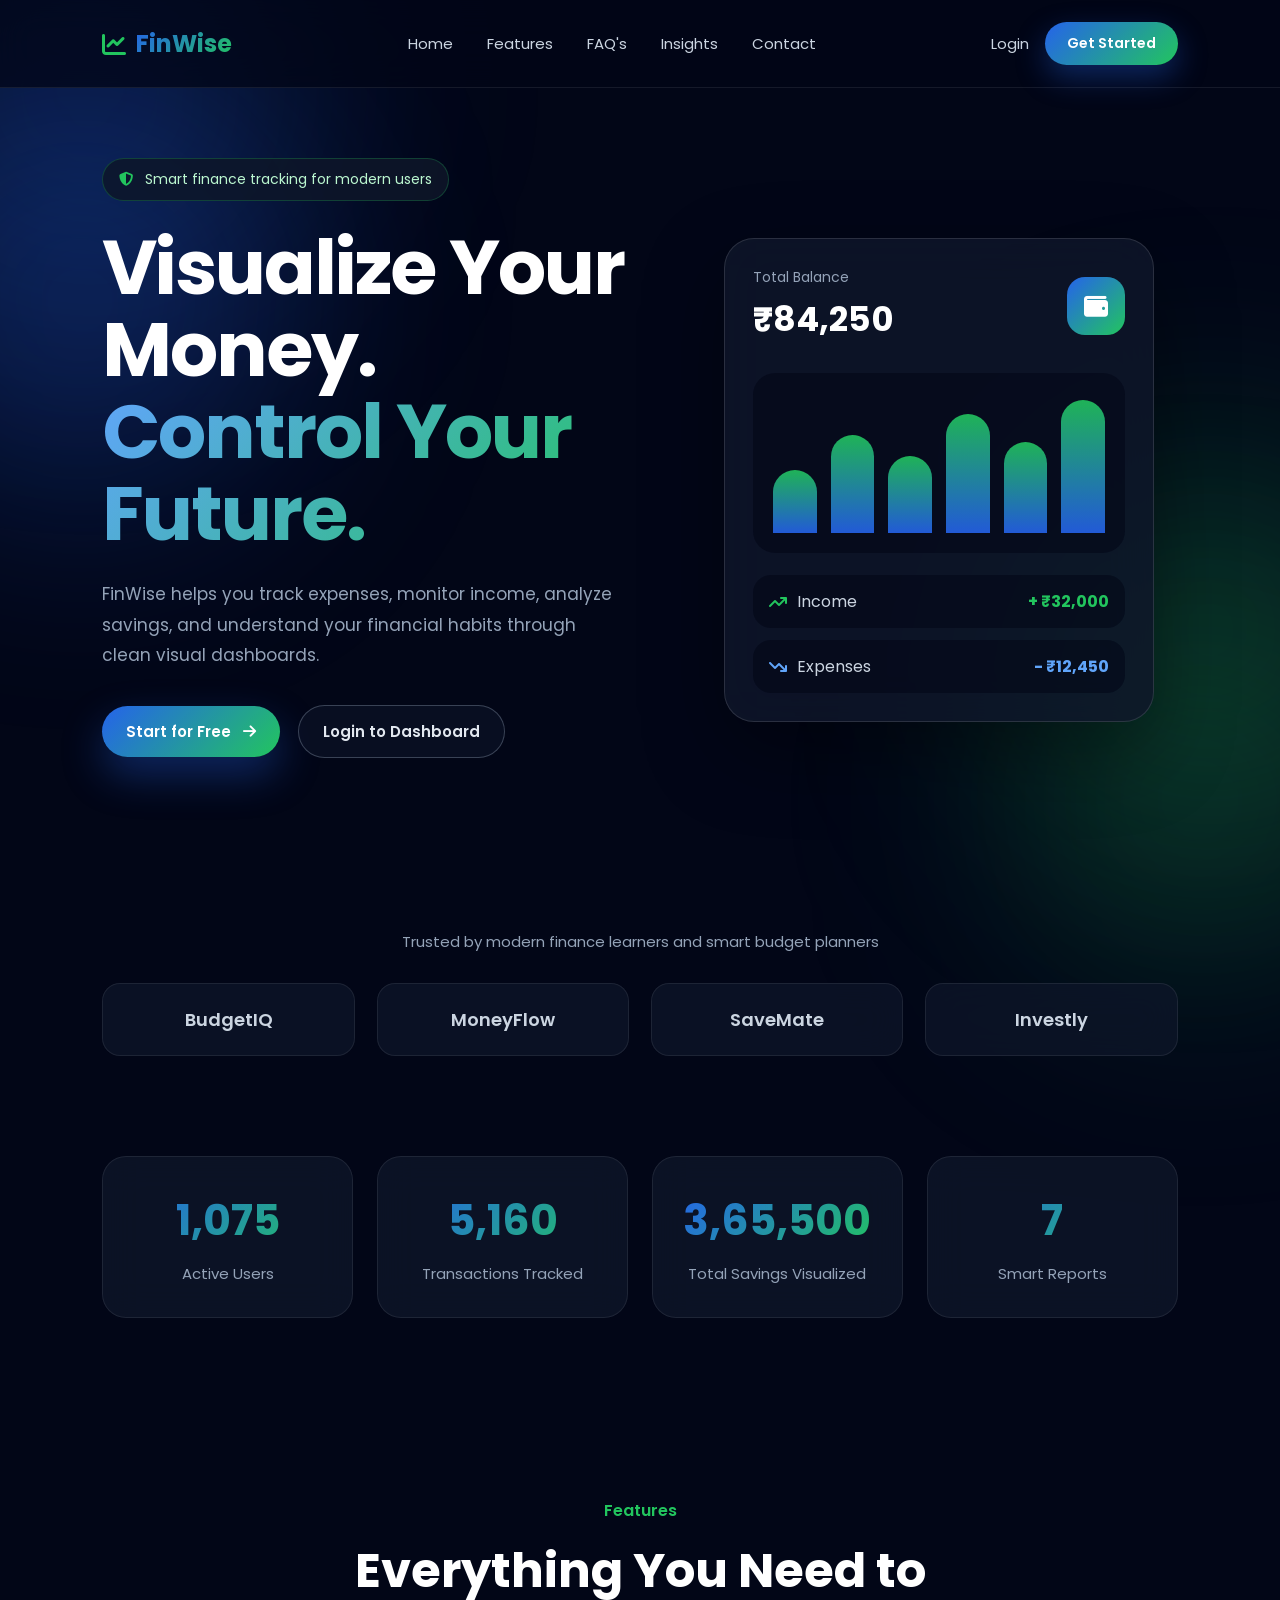
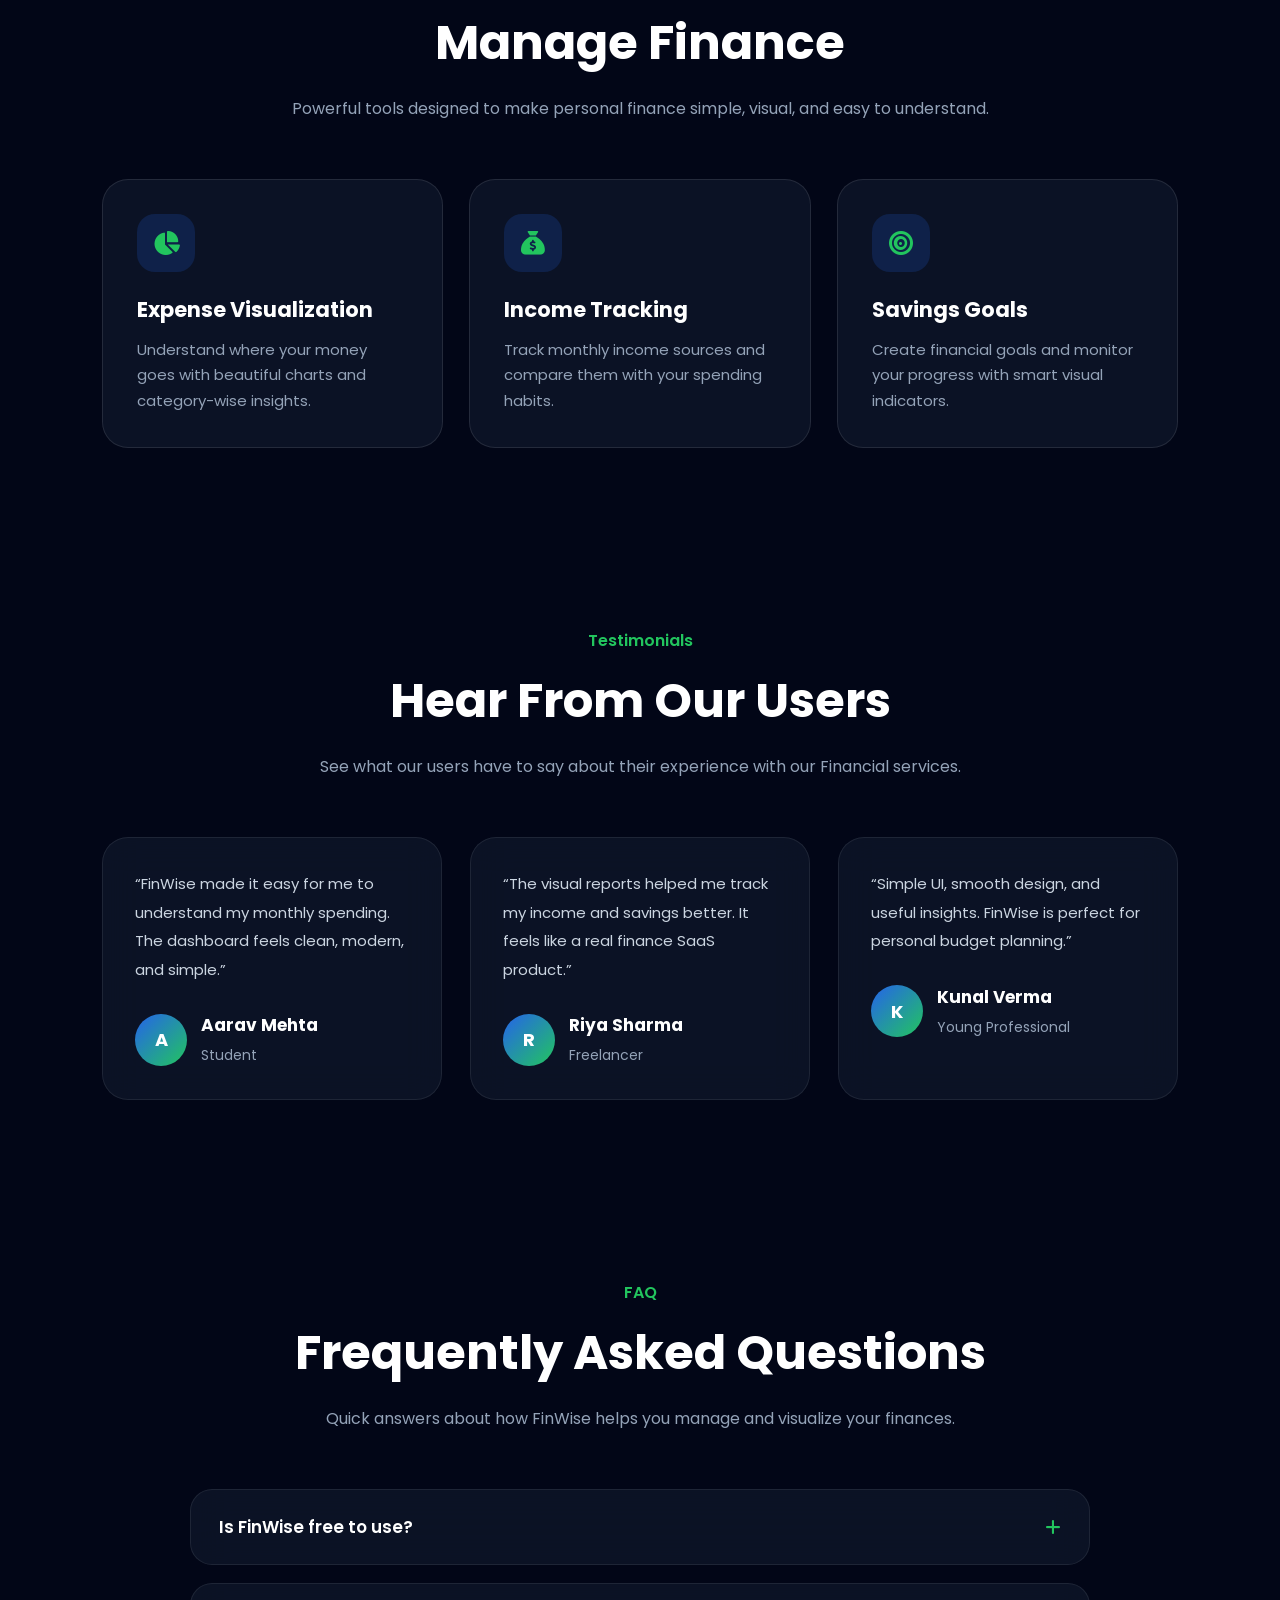
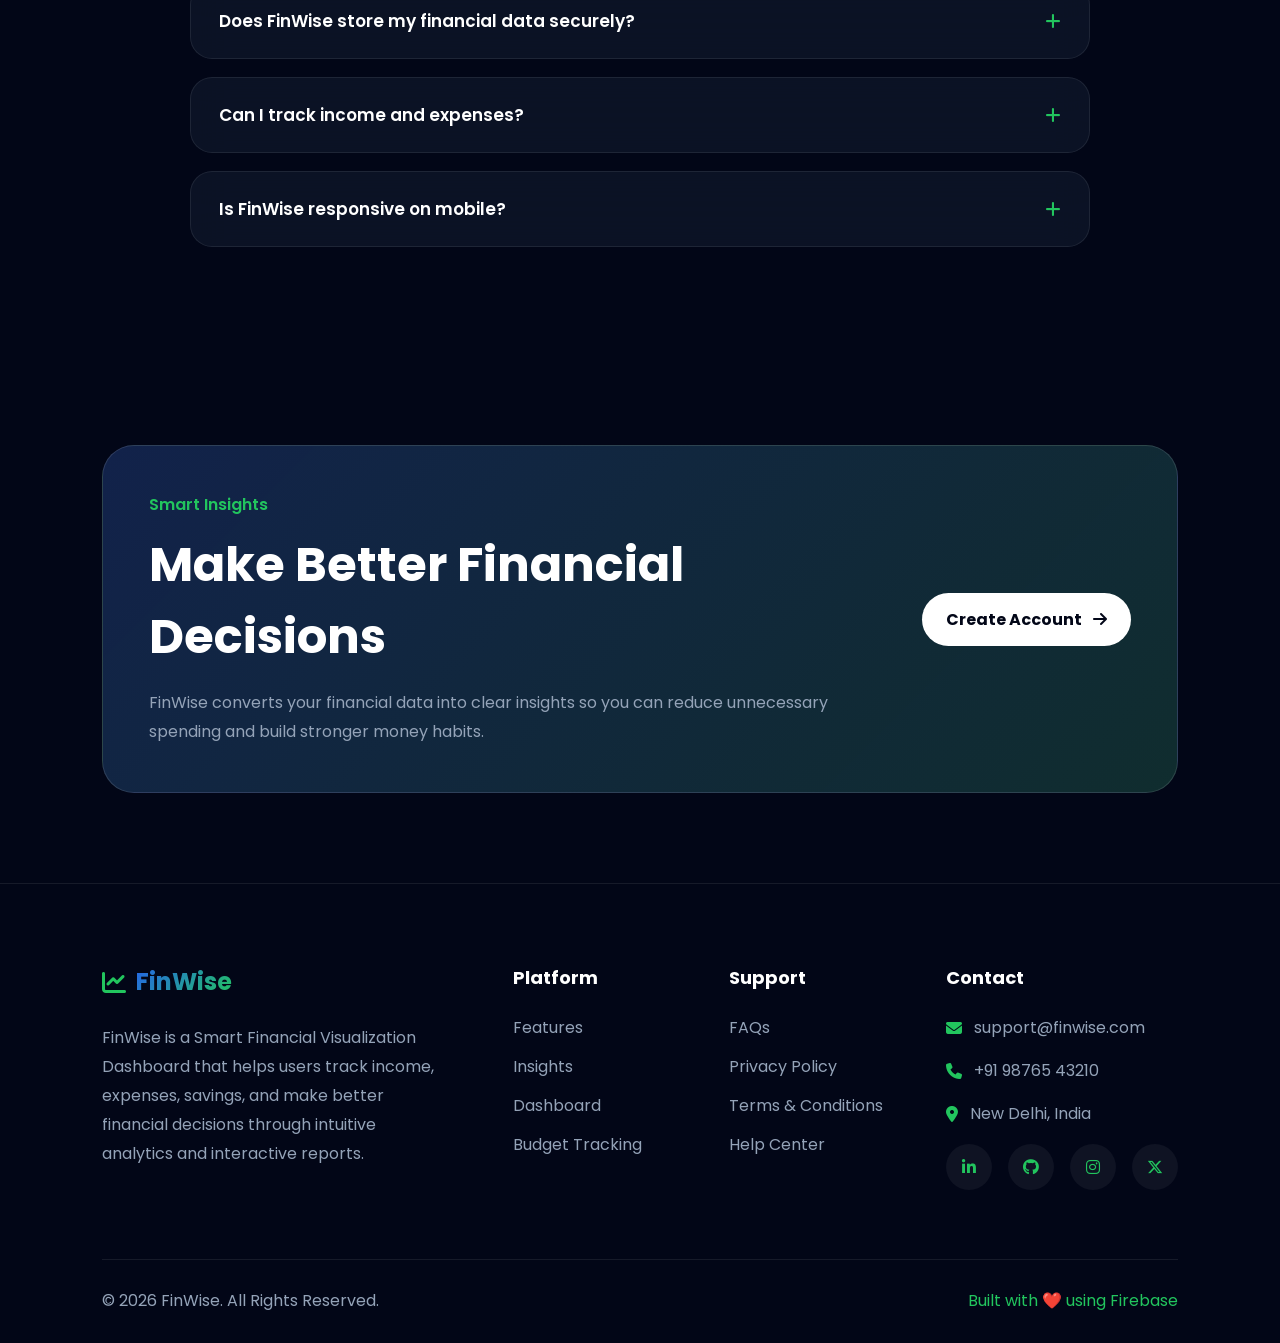
<file: index.html>
<!DOCTYPE html>
<html lang="en">

<head>
    <meta charset="UTF-8">
    <meta name="viewport" content="width=device-width, initial-scale=1.0">
    <title>FinWise - Smart Financial Dashboard</title>

    <!-- Google Font -->
    <link href="https://fonts.googleapis.com/css2?family=Poppins:wght@300;400;500;600;700&display=swap"
        rel="stylesheet">

    <!-- Font Awesome -->
    <link rel="stylesheet" href="https://cdnjs.cloudflare.com/ajax/libs/font-awesome/6.5.1/css/all.min.css">

    <!-- CSS -->
    <link rel="stylesheet" href="assets/css/style.css">
</head>

<body>

    <div class="bg-blur blur-blue"></div>
<div class="bg-blur blur-green"></div>

    <!-- NAVBAR -->
    <header class="navbar">
        <div class="logo">
            <i class="fa-solid fa-chart-line"></i>
            <span>FinWise</span>
        </div>

        <nav class="nav-links" id="navLinks">
            <a href="#home">Home</a>
            <a href="#features">Features</a>
            <a href="#faq">FAQ's</a>
            <a href="#insights">Insights</a>
            <a href="#contact">Contact</a>
        </nav>

        <div class="nav-actions">
            <a href="login.html" class="login-link">Login</a>
            <a href="signup.html" class="signup-btn">Get Started</a>
        </div>

        <button class="menu-btn" id="menuBtn">
            <i class="fa-solid fa-bars"></i>
        </button>
    </header>

    <!-- HERO SECTION -->
    <section class="hero" id="home">

        <div class="hero-content">
            <div class="badge">
                <i class="fa-solid fa-shield-halved"></i>
                Smart finance tracking for modern users
            </div>

            <h1>
                Visualize Your Money.
                <span>Control Your Future.</span>
            </h1>

            <p>
                FinWise helps you track expenses, monitor income, analyze savings,
                and understand your financial habits through clean visual dashboards.
            </p>

            <div class="hero-buttons">
                <a href="signup.html" class="primary-btn">
                    Start for Free
                    <i class="fa-solid fa-arrow-right"></i>
                </a>

                <a href="login.html" class="secondary-btn">
                    Login to Dashboard
                </a>
            </div>
            
        </div>

        <div class="hero-visual">
            <div class="dashboard-card">

                <div class="card-top">
                    <div>
                        <p>Total Balance</p>
                        <h2>₹84,250</h2>
                    </div>
                    <i class="fa-solid fa-wallet"></i>
                </div>

                <div class="chart-box">
                    <span style="height: 45%;"></span>
                    <span style="height: 70%;"></span>
                    <span style="height: 55%;"></span>
                    <span style="height: 85%;"></span>
                    <span style="height: 65%;"></span>
                    <span style="height: 95%;"></span>
                </div>

                <div class="money-row income">
                    <div>
                        <i class="fa-solid fa-arrow-trend-up"></i>
                        <span>Income</span>
                    </div>
                    <strong>+ ₹32,000</strong>
                </div>

                <div class="money-row expense">
                    <div>
                        <i class="fa-solid fa-arrow-trend-down"></i>
                        <span>Expenses</span>
                    </div>
                    <strong>- ₹12,450</strong>
                </div>

            </div>
        </div>

    </section>

    <!-- TRUSTED BY -->
<section class="trusted">
    <p>Trusted by modern finance learners and smart budget planners</p>

    <div class="trusted-logos">
        <span>BudgetIQ</span>
        <span>MoneyFlow</span>
        <span>SaveMate</span>
        <span>Investly</span>
    </div>
</section>

<!-- STATS -->
<section class="stats-section">

    <div class="stat-card">
        <h2 data-count="2500">0</h2>
        <p>Active Users</p>
    </div>

    <div class="stat-card">
        <h2 data-count="12000">0</h2>
        <p>Transactions Tracked</p>
    </div>

    <div class="stat-card">
        <h2 data-count="850000">0</h2>
        <p>Total Savings Visualized</p>
    </div>

    <div class="stat-card">
        <h2 data-count="18">0</h2>
        <p>Smart Reports</p>
    </div>

</section>

    <!-- FEATURES -->
    <section class="features" id="features">
        <div class="section-heading">
            <span>Features</span>
            <h2>Everything You Need to Manage Finance</h2>
            <p>Powerful tools designed to make personal finance simple, visual, and easy to understand.</p>
        </div>

        <div class="feature-grid">

            <div class="feature-card">
                <i class="fa-solid fa-chart-pie"></i>
                <h3>Expense Visualization</h3>
                <p>Understand where your money goes with beautiful charts and category-wise insights.</p>
            </div>

            <div class="feature-card">
                <i class="fa-solid fa-sack-dollar"></i>
                <h3>Income Tracking</h3>
                <p>Track monthly income sources and compare them with your spending habits.</p>
            </div>

            <div class="feature-card">
                <i class="fa-solid fa-bullseye"></i>
                <h3>Savings Goals</h3>
                <p>Create financial goals and monitor your progress with smart visual indicators.</p>
            </div>

        </div>
    </section>

    <!-- TESTIMONIALS -->
<section class="testimonials">

    <div class="section-heading">
        <span>Testimonials</span>
        <h2>Hear From Our Users</h2>
        <p>See what our users have to say about their experience with our Financial services.</p>
    </div>

    <div class="testimonial-grid">

        <div class="testimonial-card">
            <p>
                “FinWise made it easy for me to understand my monthly spending.
                The dashboard feels clean, modern, and simple.”
            </p>

            <div class="user-row">
                <div class="user-avatar">A</div>
                <div>
                    <h4>Aarav Mehta</h4>
                    <span>Student</span>
                </div>
            </div>
        </div>

        <div class="testimonial-card">
            <p>
                “The visual reports helped me track my income and savings better.
                It feels like a real finance SaaS product.”
            </p>

            <div class="user-row">
                <div class="user-avatar">R</div>
                <div>
                    <h4>Riya Sharma</h4>
                    <span>Freelancer</span>
                </div>
            </div>
        </div>

        <div class="testimonial-card">
            <p>
                “Simple UI, smooth design, and useful insights. FinWise is perfect
                for personal budget planning.”
            </p>

            <div class="user-row">
                <div class="user-avatar">K</div>
                <div>
                    <h4>Kunal Verma</h4>
                    <span>Young Professional</span>
                </div>
            </div>
        </div>

    </div>

</section>

<!-- FAQ -->
<section class="faq-section" id="faq">

    <div class="section-heading">
        <span>FAQ</span>
        <h2>Frequently Asked Questions</h2>
        <p>Quick answers about how FinWise helps you manage and visualize your finances.</p>
    </div>

    <div class="faq-container">

        <div class="faq-item">
            <button class="faq-question">
                Is FinWise free to use?
                <i class="fa-solid fa-plus"></i>
            </button>
            <div class="faq-answer">
                <p>Yes, FinWise is free for basic personal finance tracking and dashboard visualization.</p>
            </div>
        </div>

        <div class="faq-item">
            <button class="faq-question">
                Does FinWise store my financial data securely?
                <i class="fa-solid fa-plus"></i>
            </button>
            <div class="faq-answer">
                <p>FinWise uses Firebase Authentication and Firestore integration to keep user access secure.</p>
            </div>
        </div>

        <div class="faq-item">
            <button class="faq-question">
                Can I track income and expenses?
                <i class="fa-solid fa-plus"></i>
            </button>
            <div class="faq-answer">
                <p>Yes, the dashboard will include income, expense, savings, and report visualization modules.</p>
            </div>
        </div>

        <div class="faq-item">
            <button class="faq-question">
                Is FinWise responsive on mobile?
                <i class="fa-solid fa-plus"></i>
            </button>
            <div class="faq-answer">
                <p>Yes, FinWise is being designed as a fully responsive SaaS-style financial dashboard.</p>
            </div>
        </div>

    </div>

</section>

    <!-- INSIGHTS -->
    <section class="insights" id="insights">

        <div class="insight-card">
            <div>
                <span>Smart Insights</span>
                <h2>Make Better Financial Decisions</h2>
                <p>
                    FinWise converts your financial data into clear insights so you can
                    reduce unnecessary spending and build stronger money habits.
                </p>
            </div>

            <a href="signup.html">
                Create Account
                <i class="fa-solid fa-arrow-right"></i>
            </a>
        </div>

    </section>

<!-- ================= FOOTER ================= -->

<footer class="footer" id="contact">

    <div class="footer-container">

        <!-- Brand -->
        <div class="footer-col footer-about">

            <div class="footer-logo">
                <i class="fa-solid fa-chart-line"></i>
                <span>FinWise</span>
            </div>

            <p>
                FinWise is a Smart Financial Visualization Dashboard
                that helps users track income, expenses, savings,
                and make better financial decisions through intuitive
                analytics and interactive reports.
            </p>

        </div>

        <!-- Platform -->

        <div class="footer-col">

            <h3>Platform</h3>

            <a href="#features">Features</a>
            <a href="#insights">Insights</a>
            <a href="login.html">Dashboard</a>
            <a href="#">Budget Tracking</a>

        </div>

        <!-- Support -->

        <div class="footer-col">

            <h3>Support</h3>

            <a href="#faq">FAQs</a>
            <a href="#">Privacy Policy</a>
            <a href="#">Terms & Conditions</a>
            <a href="#">Help Center</a>

        </div>

        <!-- Contact -->

        <div class="footer-col footer-contact">

            <h3>Contact</h3>

            <p>
                <i class="fa-solid fa-envelope"></i>
                support@finwise.com
            </p>

            <p>
                <i class="fa-solid fa-phone"></i>
                +91 98765 43210
            </p>

            <p>
                <i class="fa-solid fa-location-dot"></i>
                New Delhi, India
            </p>

            <div class="social-links">

                <a href="#">
                    <i class="fab fa-linkedin-in"></i>
                </a>

                <a href="#">
                    <i class="fab fa-github"></i>
                </a>

                <a href="#">
                    <i class="fab fa-instagram"></i>
                </a>

                <a href="#">
                    <i class="fab fa-x-twitter"></i>
                </a>

            </div>

        </div>

    </div>

    <div class="footer-bottom">

        <p>
            © 2026 FinWise. All Rights Reserved.
        </p>

        <span>
            Built with ❤️ using Firebase
        </span>

    </div>

</footer>

    <!-- JS -->
    <script src="assets/js/script.js"></script>
</body>

</html>
</file>
<file: assets/css/style.css>
* {
    margin: 0;
    padding: 0;
    box-sizing: border-box;
    font-family: "Poppins", sans-serif;
}

html {
    scroll-behavior: smooth;
}

body {
    min-height: 100vh;
    background: #020617;
    color: #ffffff;
    overflow-x: hidden;
}

a {
    text-decoration: none;
    color: inherit;
}

.navbar {
    width: 100%;
    padding: 22px 8%;
    display: flex;
    align-items: center;
    justify-content: space-between;
    background: rgba(2, 6, 23, 0.75);
    backdrop-filter: blur(18px);
    position: fixed;
    top: 0;
    left: 0;
    z-index: 1000;
    border-bottom: 1px solid rgba(255, 255, 255, 0.08);
}

.logo,
.footer-logo {
    display: flex;
    align-items: center;
    gap: 10px;
    font-size: 24px;
    font-weight: 700;
}

.logo i,
.footer-logo i {
    color: #22c55e;
}

.logo span,
.footer-logo span {
    background: linear-gradient(135deg, #2563eb, #22c55e);
    -webkit-background-clip: text;
    -webkit-text-fill-color: transparent;
}

.nav-links {
    display: flex;
    align-items: center;
    gap: 34px;
}

.nav-links a {
    font-size: 15px;
    color: #cbd5e1;
    transition: 0.3s;
}

.nav-links a:hover {
    color: #22c55e;
}

.nav-actions {
    display: flex;
    align-items: center;
    gap: 16px;
}

.login-link {
    color: #cbd5e1;
    font-size: 15px;
}

.signup-btn {
    padding: 11px 22px;
    border-radius: 999px;
    background: linear-gradient(135deg, #2563eb, #22c55e);
    color: #ffffff;
    font-size: 14px;
    font-weight: 600;
    box-shadow: 0 12px 30px rgba(37, 99, 235, 0.35);
}

.menu-btn {
    display: none;
    border: none;
    outline: none;
    background: transparent;
    color: #ffffff;
    font-size: 24px;
    cursor: pointer;
}

.hero {
    min-height: 100vh;
    padding: 150px 8% 90px;
    display: grid;
    grid-template-columns: 1.05fr 0.95fr;
    align-items: center;
    gap: 70px;
    position: relative;
}

.hero::before {
    content: "";
    position: absolute;
    width: 420px;
    height: 420px;
    background: rgba(37, 99, 235, 0.25);
    filter: blur(110px);
    border-radius: 50%;
    top: 90px;
    left: -130px;
}

.hero::after {
    content: "";
    position: absolute;
    width: 380px;
    height: 380px;
    background: rgba(34, 197, 94, 0.22);
    filter: blur(120px);
    border-radius: 50%;
    right: -120px;
    bottom: 80px;
}

.hero-content,
.hero-visual {
    position: relative;
    z-index: 2;
}

.badge {
    width: fit-content;
    padding: 10px 16px;
    border-radius: 999px;
    background: rgba(15, 23, 42, 0.85);
    border: 1px solid rgba(34, 197, 94, 0.25);
    color: #bbf7d0;
    font-size: 14px;
    margin-bottom: 26px;
}

.badge i {
    margin-right: 8px;
    color: #22c55e;
}

.hero h1 {
    font-size: clamp(42px, 6vw, 76px);
    line-height: 1.08;
    letter-spacing: -2px;
    margin-bottom: 24px;
}

.hero h1 span {
    display: block;
    background: linear-gradient(135deg, #60a5fa, #22c55e);
    -webkit-background-clip: text;
    -webkit-text-fill-color: transparent;
}

.hero-content > p {
    max-width: 620px;
    color: #94a3b8;
    font-size: 17px;
    line-height: 1.8;
    margin-bottom: 34px;
}

.hero-buttons {
    display: flex;
    align-items: center;
    gap: 18px;
    flex-wrap: wrap;
    margin-bottom: 44px;
}

.primary-btn,
.secondary-btn {
    padding: 14px 24px;
    border-radius: 999px;
    font-weight: 600;
    font-size: 15px;
    transition: 0.3s;
}

.primary-btn {
    background: linear-gradient(135deg, #2563eb, #22c55e);
    color: #ffffff;
    box-shadow: 0 18px 40px rgba(37, 99, 235, 0.35);
}

.primary-btn i {
    margin-left: 8px;
}

.secondary-btn {
    border: 1px solid rgba(148, 163, 184, 0.35);
    color: #e2e8f0;
    background: rgba(15, 23, 42, 0.55);
}

.primary-btn:hover,
.secondary-btn:hover,
.signup-btn:hover {
    transform: translateY(-3px);
}

.hero-visual {
    display: flex;
    justify-content: center;
}

.dashboard-card {
    width: min(100%, 430px);
    padding: 28px;
    border-radius: 30px;
    background: rgba(15, 23, 42, 0.82);
    border: 1px solid rgba(255, 255, 255, 0.12);
    backdrop-filter: blur(24px);
    box-shadow: 0 30px 80px rgba(0, 0, 0, 0.35);
}

.card-top {
    display: flex;
    align-items: center;
    justify-content: space-between;
    margin-bottom: 28px;
}

.card-top p {
    color: #94a3b8;
    font-size: 14px;
}

.card-top h2 {
    font-size: 34px;
    margin-top: 6px;
}

.card-top i {
    width: 58px;
    height: 58px;
    border-radius: 18px;
    background: linear-gradient(135deg, #2563eb, #22c55e);
    display: flex;
    align-items: center;
    justify-content: center;
    font-size: 24px;
}

.chart-box {
    height: 180px;
    display: flex;
    align-items: flex-end;
    gap: 14px;
    padding: 20px;
    border-radius: 22px;
    background: rgba(2, 6, 23, 0.55);
    margin-bottom: 22px;
}

.chart-box span {
    flex: 1;
    border-radius: 999px 999px 6px 6px;
    background: linear-gradient(180deg, #22c55e, #2563eb);
    opacity: 0.9;
}

.money-row {
    display: flex;
    align-items: center;
    justify-content: space-between;
    padding: 14px 16px;
    border-radius: 18px;
    background: rgba(2, 6, 23, 0.55);
    margin-top: 12px;
}

.money-row div {
    display: flex;
    align-items: center;
    gap: 10px;
    color: #cbd5e1;
}

.money-row.income i,
.money-row.income strong {
    color: #22c55e;
}

.money-row.expense i,
.money-row.expense strong {
    color: #60a5fa;
}

.features,
.insights {
    padding: 90px 8%;
    position: relative;
    z-index: 2;
}

.section-heading {
    max-width: 720px;
    margin: 0 auto 55px;
    text-align: center;
}


.section-heading span,
.insight-card span {
    color: #22c55e;
    font-weight: 600;
}

.section-heading h2,
.insight-card h2 {
    font-size: clamp(30px, 4vw, 48px);
    margin: 12px 0 16px;
}

.section-heading p,
.insight-card p {
    color: #94a3b8;
    line-height: 1.8;
}

.feature-grid {
    display: grid;
    grid-template-columns: repeat(3, 1fr);
    gap: 26px;
}

.feature-card {
    padding: 34px;
    border-radius: 26px;
    background: rgba(15, 23, 42, 0.78);
    border: 1px solid rgba(255, 255, 255, 0.1);
    transition: 0.3s;
}

.feature-card:hover {
    transform: translateY(-8px);
    border-color: rgba(34, 197, 94, 0.35);
}

.feature-card i {
    width: 58px;
    height: 58px;
    border-radius: 18px;
    background: rgba(37, 99, 235, 0.18);
    color: #22c55e;
    display: flex;
    align-items: center;
    justify-content: center;
    font-size: 24px;
}

.feature-card h3 {
    margin: 22px 0 12px;
    font-size: 21px;
}

.feature-card p {
    color: #94a3b8;
    line-height: 1.7;
    font-size: 15px;
}

.insight-card {
    padding: 46px;
    border-radius: 32px;
    background:
        linear-gradient(135deg, rgba(37, 99, 235, 0.18), rgba(34, 197, 94, 0.14)),
        rgba(15, 23, 42, 0.88);
    border: 1px solid rgba(255, 255, 255, 0.12);
    display: flex;
    align-items: center;
    justify-content: space-between;
    gap: 30px;
}

.insight-card div {
    max-width: 720px;
}

.insight-card a {
    white-space: nowrap;
    padding: 14px 24px;
    border-radius: 999px;
    background: #ffffff;
    color: #020617;
    font-weight: 700;
}

.insight-card a i {
    margin-left: 8px;
}

.footer{
    background:#020617;
    padding:80px 8% 30px;
    border-top:1px solid rgba(255,255,255,.08);
}

.footer-container{
    display:grid;
    grid-template-columns:2.2fr 1fr 1fr 1.2fr;
    gap:55px;
    margin-bottom:55px;
}

.footer-about p{
    margin:25px 0;
    color:#94A3B8;
    line-height:1.8;
    max-width:340px;
}

.footer-col h3{
    margin-bottom:24px;
    color:#fff;
    font-size:18px;
}

.footer-col a{
    display:block;
    margin-bottom:14px;
    color:#94A3B8;
    transition:.3s;
}

.footer-col a:hover{
    color:#22C55E;
    transform:translateX(6px);
}

.footer-col p{
    color:#94A3B8;
    margin-bottom:18px;
    display:flex;
    align-items:center;
    gap:12px;
}

.footer-col i{
    color:#22C55E;
}

.social-links{
    display:flex;
    gap:16px;
}

.social-links a{
    width:46px;
    height:46px;
    border-radius:50%;
    display:flex;
    align-items:center;
    justify-content:center;
    background:rgba(255,255,255,.05);
    color:#fff;
    transition:.35s;
}

.social-links a:hover{
    background:linear-gradient(135deg,#2563EB,#22C55E);
    transform:translateY(-6px);
}

.footer-bottom{
    border-top:1px solid rgba(255,255,255,.08);
    padding-top:28px;
    display:flex;
    justify-content:space-between;
    align-items:center;
    color:#94A3B8;
    flex-wrap:wrap;
    gap:16px;
}

.footer-bottom span{
    color:#22C55E;
}

/* ANIMATED BACKGROUND */

.bg-blur{
    position:fixed;
    border-radius:50%;
    filter:blur(120px);
    z-index:-1;
    animation:floatBlob 16s ease-in-out infinite alternate;
    pointer-events:none;
}

.blur-blue{
    width:420px;
    height:420px;
    background:rgba(37,99,235,.22);
    top:-120px;
    left:-120px;
}

.blur-green{
    width:360px;
    height:360px;
    background:rgba(34,197,94,.18);
    right:-100px;
    bottom:-80px;
    animation-duration:20s;
}

@keyframes floatBlob{
    from{
        transform:translate(0,0) scale(1);
    }

    to{
        transform:translate(60px,-40px) scale(1.12);
    }
}

/* TRUSTED SECTION */

.trusted{
    padding:30px 8% 80px;
    text-align:center;
}

.trusted p{
    color:#94A3B8;
    font-size:15px;
    margin-bottom:30px;
}

.trusted-logos{
    display:grid;
    grid-template-columns:repeat(4,1fr);
    gap:22px;
}

.trusted-logos span{
    padding:22px;
    border-radius:18px;
    background:rgba(15,23,42,.72);
    border:1px solid rgba(255,255,255,.08);
    color:#CBD5E1;
    font-size:18px;
    font-weight:600;
    transition:.3s;
    backdrop-filter:blur(18px);
}

.trusted-logos span:hover{
    transform:translateY(-6px);
    border-color:#22C55E;
    color:#fff;
    box-shadow:0 18px 40px rgba(34,197,94,.15);
}

/* STATISTICS SECTION*/

.stats-section{
    padding:20px 8% 90px;
    display:grid;
    grid-template-columns:repeat(4,1fr);
    gap:24px;
}

.stat-card{
    padding:32px 24px;
    text-align:center;
    border-radius:24px;
    background:rgba(15,23,42,.78);
    border:1px solid rgba(255,255,255,.08);
    backdrop-filter:blur(18px);
    transition:.35s;
}

.stat-card:hover{
    transform:translateY(-8px);
    border-color:#22C55E;
    box-shadow:0 22px 45px rgba(37,99,235,.18);
}

.stat-card h2{
    font-size:42px;
    font-weight:700;
    margin-bottom:10px;
    background:linear-gradient(135deg,#2563EB,#22C55E);
    -webkit-background-clip:text;
    -webkit-text-fill-color:transparent;
}

.stat-card p{
    color:#94A3B8;
    font-size:15px;
}

/* TESTIMONIALS */

.testimonials{
    padding:90px 8%;
}

.testimonial-grid{
    display:grid;
    grid-template-columns:repeat(3,1fr);
    gap:28px;
}

.testimonial-card{
    padding:32px;
    border-radius:26px;
    background:rgba(15,23,42,.78);
    border:1px solid rgba(255,255,255,.08);
    backdrop-filter:blur(18px);
    transition:.35s;
}

.testimonial-card:hover{
    transform:translateY(-8px);
    border-color:#22C55E;
    box-shadow:0 24px 50px rgba(34,197,94,.12);
}

.testimonial-card p{
    color:#CBD5E1;
    line-height:1.9;
    margin-bottom:28px;
    font-size:15px;
}

.user-row{
    display:flex;
    align-items:center;
    gap:14px;
}

.user-avatar{
    width:52px;
    height:52px;
    border-radius:50%;
    display:flex;
    align-items:center;
    justify-content:center;
    font-weight:700;
    font-size:18px;
    color:#fff;
    background:linear-gradient(135deg,#2563EB,#22C55E);
}

.user-row h4{
    margin-bottom:4px;
    font-size:17px;
}

.user-row span{
    color:#94A3B8;
    font-size:14px;
}

/* FAQ SECTION */

.faq-section{
    padding:90px 8%;
}

.faq-container{
    max-width:900px;
    margin:0 auto;
}

.faq-item{
    margin-bottom:18px;
    border-radius:22px;
    overflow:hidden;
    background:rgba(15,23,42,.78);
    border:1px solid rgba(255,255,255,.08);
    backdrop-filter:blur(18px);
    transition:.3s;
}

.faq-item:hover{
    border-color:#22C55E;
}

.faq-question{
    width:100%;
    padding:24px 28px;
    display:flex;
    justify-content:space-between;
    align-items:center;
    background:transparent;
    border:none;
    color:#fff;
    cursor:pointer;
    font-size:17px;
    font-weight:600;
}

.faq-question i{
    transition:.35s;
    color:#22C55E;
}

.faq-answer{
    max-height:0;
    overflow:hidden;
    transition:max-height .35s ease;
}

.faq-answer p{
    padding:0 28px 24px;
    color:#94A3B8;
    line-height:1.8;
}

.faq-item.active .faq-answer{
    max-height:200px;
}

.faq-item.active .faq-question i{
    transform:rotate(45deg);
}

/* SCROLL REVEAL */

.reveal{
    opacity:0;
    transform:translateY(70px);
    transition:all .8s ease;
}

.reveal.active{
    opacity:1;
    transform:translateY(0);
}

.hero,
.trusted,
.stats-section,
.features,
.testimonials,
.faq-section,
.insights,
.footer{
    opacity:0;
    transform:translateY(60px);
    transition:opacity .8s ease, transform .8s ease;
}

.hero.show,
.trusted.show,
.stats-section.show,
.features.show,
.testimonials.show,
.faq-section.show,
.insights.show,
.footer.show{
    opacity:1;
    transform:translateY(0);
}

/* ANIMATIONS */

.dashboard-card{
    animation: floatDashboard 4s ease-in-out infinite;
}

@keyframes floatDashboard{
    0%, 100%{
        transform: translateY(0);
    }

    50%{
        transform: translateY(-14px);
    }
}

.chart-box span{
    animation: barPulse 2.5s ease-in-out infinite;
}

.chart-box span:nth-child(2){
    animation-delay: .2s;
}

.chart-box span:nth-child(3){
    animation-delay: .4s;
}

.chart-box span:nth-child(4){
    animation-delay: .6s;
}

.chart-box span:nth-child(5){
    animation-delay: .8s;
}

.chart-box span:nth-child(6){
    animation-delay: 1s;
}

@keyframes barPulse{
    0%, 100%{
        opacity: .75;
        transform: scaleY(.92);
    }

    50%{
        opacity: 1;
        transform: scaleY(1);
    }
}

/* HOVER EFFECTS */

.feature-card,
.testimonial-card,
.stat-card,
.dashboard-card,
.insight-card,
.trusted-logos span{
    transition:
        transform .35s ease,
        box-shadow .35s ease,
        border-color .35s ease;
}

.feature-card:hover,
.testimonial-card:hover,
.stat-card:hover,
.dashboard-card:hover,
.insight-card:hover,
.trusted-logos span:hover{
    transform:translateY(-10px);
    box-shadow:0 25px 60px rgba(37,99,235,.18);
}

.primary-btn,
.signup-btn,
.insight-card a{
    transition:
        transform .3s,
        box-shadow .3s;
}

.primary-btn:hover,
.signup-btn:hover,
.insight-card a:hover{
    transform:translateY(-3px) scale(1.03);
    box-shadow: 0 18px 40px rgba(37,99,235,.35);
}

/* Final Polish */

html{
    scroll-padding-top:90px;
}

::selection{
    background:#22C55E;
    color:#fff;
}

img{
    display:block;
    max-width:100%;
}

button,
a{
    -webkit-tap-highlight-color:transparent;
}

body{
    overflow-x:hidden;
}

button:focus,
a:focus{
    outline:none;
}
</file>
